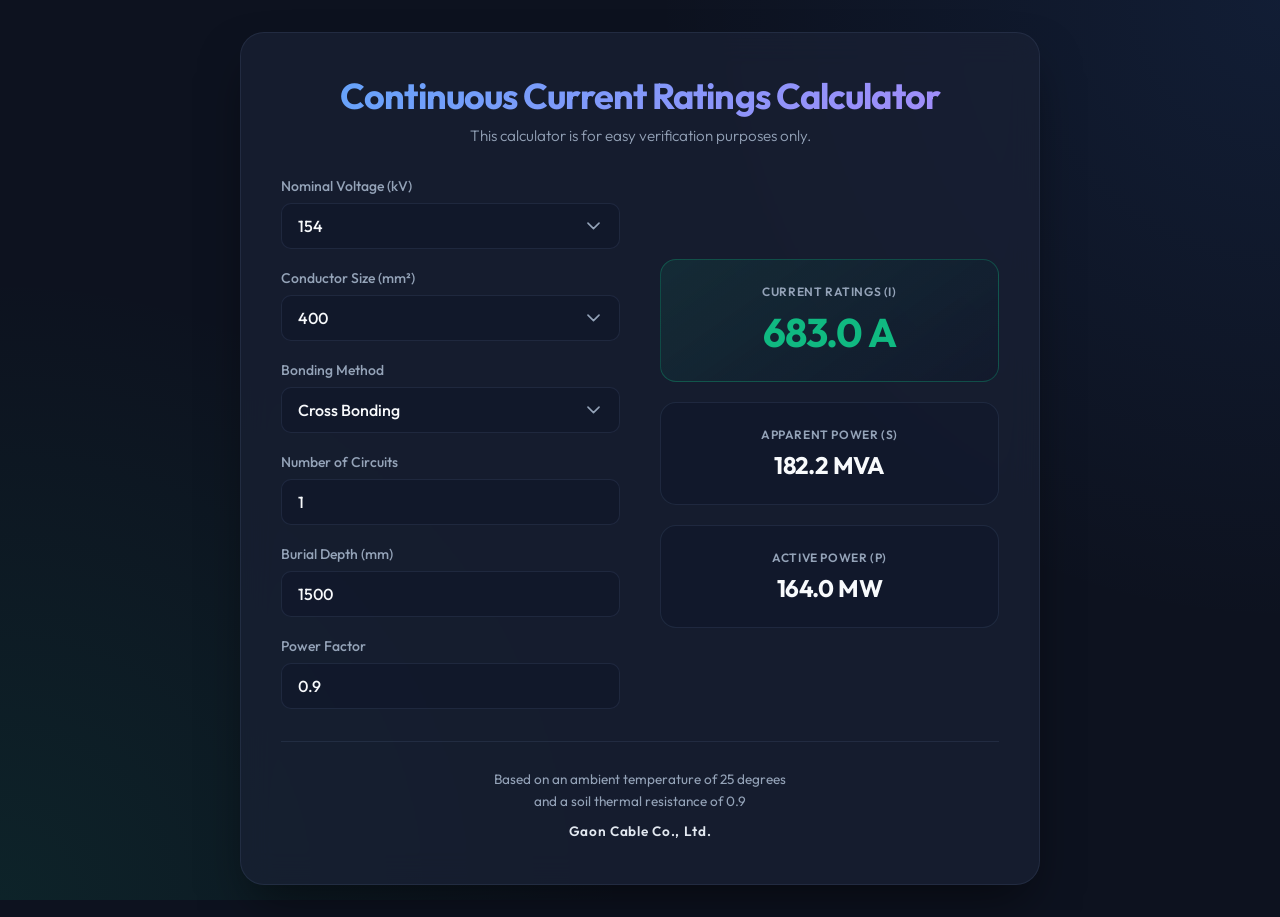
<file: index.html>
<!DOCTYPE html>
<html lang="en">
<head>
    <meta charset="UTF-8">
    <meta name="viewport" content="width=device-width, initial-scale=1.0">
    <title>Continuous Current Ratings Calculator</title>
    <link rel="stylesheet" href="styles.css">

    <style>
      .input-errors{
        margin: 10px 0 16px 0;
        padding: 10px 12px;
        border-radius: 10px;
        background: rgba(255, 193, 7, 0.15);
        border: 1px solid rgba(255, 193, 7, 0.35);
        color: #f0c14b;
        font-size: 0.9rem;
        line-height: 1.3;
        text-align: left;
      }
    </style>
    
</head>
<body>
    <div class="container">
        <div class="header">
            <h1>Continuous Current Ratings Calculator</h1>
            <p>This calculator is for easy verification purposes only.</p>
        </div>
        
        <div class="content">
            <div class="inputs-section">
                <div id="input-errors" class="input-errors" style="display:none;" aria-live="polite"></div>
        
                <div class="form-group">
                    <label for="voltage">Nominal Voltage (kV)</label>
                    <div class="input-wrapper">
                        <select id="voltage">
                            <option value="66">66</option>
                            <option value="132">132</option>
                            <option value="138">138</option>
                            <option value="154" selected>154</option>
                            <option value="220">220</option>
                            <option value="345">345</option>
                        </select>
                    </div>
                </div>
                
                <div class="form-group">
                    <label for="area">Conductor Size (mm²)</label>
                    <div class="input-wrapper">
                        <select id="area">
                            <option value="100">100</option>
                            <option value="150">150</option>
                            <option value="185">185</option>
                            <option value="240">240</option>
                            <option value="400" selected>400</option>
                            <option value="600">600</option>
                            <option value="800">800</option>
                            <option value="1000">1000</option>
                            <option value="1200">1200</option>
                            <option value="1600">1600</option>
                            <option value="2000">2000</option>
                            <option value="2500">2500</option>
                        </select>
                    </div>
                </div>
                
                <div class="form-group">
                    <label for="bonding">Bonding Method</label>
                    <div class="input-wrapper">
                        <select id="bonding">
                            <option value="Cross Bonding" selected>Cross Bonding</option>
                            <option value="Single Point Bonding">Single Point Bonding</option>
                        </select>
                    </div>
                </div>
                
                <div class="form-group">
                    <label for="circuits">Number of Circuits</label>
                    <div class="input-wrapper">
                        <input type="number" id="circuits" value="1" min="1" step="1" inputmode="numeric">
                    </div>
                </div>
                
                <div class="form-group">
                    <label for="depth">Burial Depth (mm)</label>
                    <div class="input-wrapper">
                        <input type="number" id="depth" value="1500" min="1" step="1" inputmode="numeric">
                    </div>
                </div>
                
                <div class="form-group">
                    <label for="pf">Power Factor</label>
                    <div class="input-wrapper">
                        <input type="number" id="pf" value="0.9" min="0" max="1" step="0.01">
                    </div>
                </div>
            </div>
            
            <div class="outputs-section">
                <div class="output-card main-output">
                    <span class="output-label">Current Ratings (I)</span>
                    <span class="output-value" id="out-current">0.0 A</span>
                </div>
                <div class="power-outputs">
                    <div class="output-card sub-output">
                        <span class="output-label">Apparent Power (S)</span>
                        <span class="output-value" id="out-apparent">0.0 MVA</span>
                    </div>
                    <div class="output-card sub-output">
                        <span class="output-label">Active Power (P)</span>
                        <span class="output-value" id="out-active">0.0 MW</span>
                    </div>
                </div>
            </div>
        </div>
        
        <div class="footer">
            <p>Based on an ambient temperature of 25 degrees</p>
            <p>and a soil thermal resistance of 0.9</p>
            <p class="brand">Gaon Cable Co., Ltd.</p>
        </div>
    </div>
    
    <script>
    (function(){
      const el = (id)=>document.getElementById(id);

      function showErrors(msgs){
        const box = el("input-errors");
        if(!box) return;
        if(!msgs.length){ box.style.display="none"; box.textContent=""; return; }
        box.style.display="block";
        box.textContent = "⚠ " + msgs.join("  |  ");
      }

      function setOutError(){
        const oc = el("out-current");
        const oa = el("out-apparent");
        const op = el("out-active");
        if(oc) oc.textContent = "Error";
        if(oa) oa.textContent = "Error";
        if(op) op.textContent = "Error";
      }

      function validateAndSanitizeInputs(){
        const msgs = [];

        // Power Factor: allow 0~1.0 (inclusive). If outside, clamp and warn.
        const pfEl = el("pf");
        if(pfEl){
          let pf = Number(pfEl.value);
          if(!Number.isFinite(pf)) pf = 0.9;
          if(pf < 0 || pf > 1){
            const clamped = Math.min(1, Math.max(0, pf));
            msgs.push(`Power Factor must be between 0 and 1. Clamped to ${clamped}.`);
            pfEl.value = clamped.toFixed(2).replace(/\.?0+$/,'');
          }
        }

        // Number of Circuits: positive integer only. If not integer, round and warn. If <=0, set to 1.
        const nEl = el("circuits");
        if(nEl){
          let n = Number(nEl.value);
          if(!Number.isFinite(n)) n = 1;
          const rounded = Math.round(n);
          if(n !== rounded){
            msgs.push(`Number of Circuits must be an integer. Rounded to ${rounded}.`);
            n = rounded;
          }
          if(n <= 0){
            msgs.push("Number of Circuits must be a positive integer. Set to 1.");
            n = 1;
          }
          nEl.value = String(n);
        }

        // Burial Depth: positive integer only. (kept consistent with the calculator inputs)
        const dEl = el("depth");
        if(dEl){
          let d = Number(dEl.value);
          if(!Number.isFinite(d)) d = 1500;
          const rounded = Math.round(d);
          if(d !== rounded){
            msgs.push(`Burial Depth must be an integer (mm). Rounded to ${rounded}.`);
            d = rounded;
          }
          if(d <= 0){
            msgs.push("Burial Depth must be a positive integer (mm). Set to 1.");
            d = 1;
          }
          dEl.value = String(d);
        }

        showErrors(msgs);
        if(msgs.length) setOutError();
        return msgs.length === 0;
      }

      window.__validateAndSanitizeInputs = validateAndSanitizeInputs;

      // Run before other listeners (capture phase)
      ["input","change"].forEach(evt=>{
        document.addEventListener(evt, function(e){
          const t = e.target;
          if(!t) return;
          if(["pf","circuits","depth"].includes(t.id)){
            validateAndSanitizeInputs();
          }
        }, true);
      });

      document.addEventListener("DOMContentLoaded", validateAndSanitizeInputs);
    })();
    </script>
    
    <script src="script.js"></script>
</body>
</html>
</file>
<file: styles.css>
@import url('https://fonts.googleapis.com/css2?family=Outfit:wght@300;400;500;600;700&display=swap');

:root {
  --bg-color: #0d121f;
  --card-bg: rgba(26, 34, 53, 0.7);
  --border-color: rgba(65, 80, 110, 0.3);
  --text-main: #f8fafc;
  --text-muted: #94a3b8;
  --primary: #3b82f6;
  --primary-glow: rgba(59, 130, 246, 0.3);
  --accent: #10b981;
  --input-bg: rgba(15, 23, 42, 0.6);
  --error-color: #ef4444;
}

body {
  margin: 0;
  font-family: 'Outfit', sans-serif;
  background-color: var(--bg-color);
  background-image: radial-gradient(circle at top right, rgba(59, 130, 246, 0.1) 0%, transparent 40%),
    radial-gradient(circle at bottom left, rgba(16, 185, 129, 0.1) 0%, transparent 40%);
  background-attachment: fixed;
  color: var(--text-main);
  display: flex;
  justify-content: center;
  align-items: center;
  min-height: 100vh;
  padding: 2rem;
  box-sizing: border-box;
}

.container {
  background: var(--card-bg);
  backdrop-filter: blur(16px);
  -webkit-backdrop-filter: blur(16px);
  border: 1px solid var(--border-color);
  border-radius: 24px;
  padding: 2.5rem;
  max-width: 800px;
  width: 100%;
  box-shadow: 0 25px 50px -12px rgba(0, 0, 0, 0.5);
  display: flex;
  flex-direction: column;
  gap: 2rem;
  box-sizing: border-box;
  animation: fadeIn 0.5s ease-out;
}

@keyframes fadeIn {
  from {
    opacity: 0;
    transform: translateY(10px);
  }

  to {
    opacity: 1;
    transform: translateY(0);
  }
}

.header {
  text-align: center;
}

.header h1 {
  margin: 0;
  font-size: 2.25rem;
  font-weight: 700;
  letter-spacing: -0.025em;
  background: linear-gradient(135deg, #60a5fa, #a78bfa);
  -webkit-background-clip: text;
  color: transparent;
}

.header p {
  margin: 0.5rem 0 0;
  color: var(--text-muted);
  font-size: 0.95rem;
  font-weight: 300;
}

.content {
  display: grid;
  grid-template-columns: 1fr 1fr;
  gap: 2.5rem;
}

@media (max-width: 768px) {
  .content {
    grid-template-columns: 1fr;
    gap: 2rem;
  }
}

.inputs-section {
  display: flex;
  flex-direction: column;
  gap: 1.25rem;
}

.form-group {
  display: flex;
  flex-direction: column;
  gap: 0.5rem;
}

label {
  font-size: 0.875rem;
  font-weight: 500;
  color: var(--text-muted);
}

.input-wrapper {
  position: relative;
}

input,
select {
  width: 100%;
  background: var(--input-bg);
  border: 1px solid var(--border-color);
  border-radius: 10px;
  padding: 0.75rem 1rem;
  color: var(--text-main);
  font-family: 'Outfit', sans-serif;
  font-size: 1rem;
  font-weight: 500;
  transition: all 0.2s ease;
  outline: none;
  box-sizing: border-box;
}

input:hover,
select:hover {
  border-color: rgba(255, 255, 255, 0.2);
}

input:focus,
select:focus {
  border-color: var(--primary);
  box-shadow: 0 0 0 4px var(--primary-glow);
}

input::-webkit-outer-spin-button,
input::-webkit-inner-spin-button {
  -webkit-appearance: none;
  margin: 0;
}

input[type=number] {
  -moz-appearance: textfield;
}

select {
  appearance: none;
  background-image: url("data:image/svg+xml,%3Csvg xmlns='http://www.w3.org/2000/svg' fill='none' viewBox='0 0 24 24' stroke='%2394a3b8'%3E%3Cpath stroke-linecap='round' stroke-linejoin='round' stroke-width='2' d='M19 9l-7 7-7-7'%3E%3C/path%3E%3C/svg%3E");
  background-repeat: no-repeat;
  background-position: right 1rem center;
  background-size: 1.2em;
  padding-right: 2.5rem;
}

select option {
  background-color: var(--card-bg);
  color: var(--text-main);
}

.outputs-section {
  display: flex;
  flex-direction: column;
  justify-content: center;
  gap: 1.25rem;
}

.output-card {
  background: rgba(15, 23, 42, 0.5);
  border: 1px solid var(--border-color);
  border-radius: 16px;
  padding: 1.5rem;
  display: flex;
  flex-direction: column;
  align-items: center;
  text-align: center;
  gap: 0.5rem;
  transition: transform 0.2s, box-shadow 0.2s;
}

.output-card:hover {
  transform: translateY(-2px);
  box-shadow: 0 10px 25px -5px rgba(0, 0, 0, 0.3);
}

.main-output {
  background: linear-gradient(145deg, rgba(16, 185, 129, 0.1), rgba(15, 23, 42, 0.5));
  border-color: rgba(16, 185, 129, 0.3);
}

.power-outputs {
  display: flex;
  flex-direction: column;
  gap: 1.25rem;
}

.output-label {
  font-size: 0.75rem;
  color: var(--text-muted);
  text-transform: uppercase;
  letter-spacing: 0.05em;
  font-weight: 600;
}

.main-output .output-value {
  font-size: 2.5rem;
  color: var(--accent);
}

.output-value {
  font-size: 1.5rem;
  font-weight: 700;
  color: var(--text-main);
  transition: color 0.3s;
  letter-spacing: -0.025em;
}

.footer {
  text-align: center;
  font-size: 0.85rem;
  color: var(--text-muted);
  border-top: 1px solid var(--border-color);
  padding-top: 1.5rem;
}

.footer p {
  margin: 0.25rem 0;
}

.footer .brand {
  margin-top: 0.75rem;
  font-weight: 600;
  color: #e2e8f0;
  letter-spacing: 0.05em;
}
</file>
